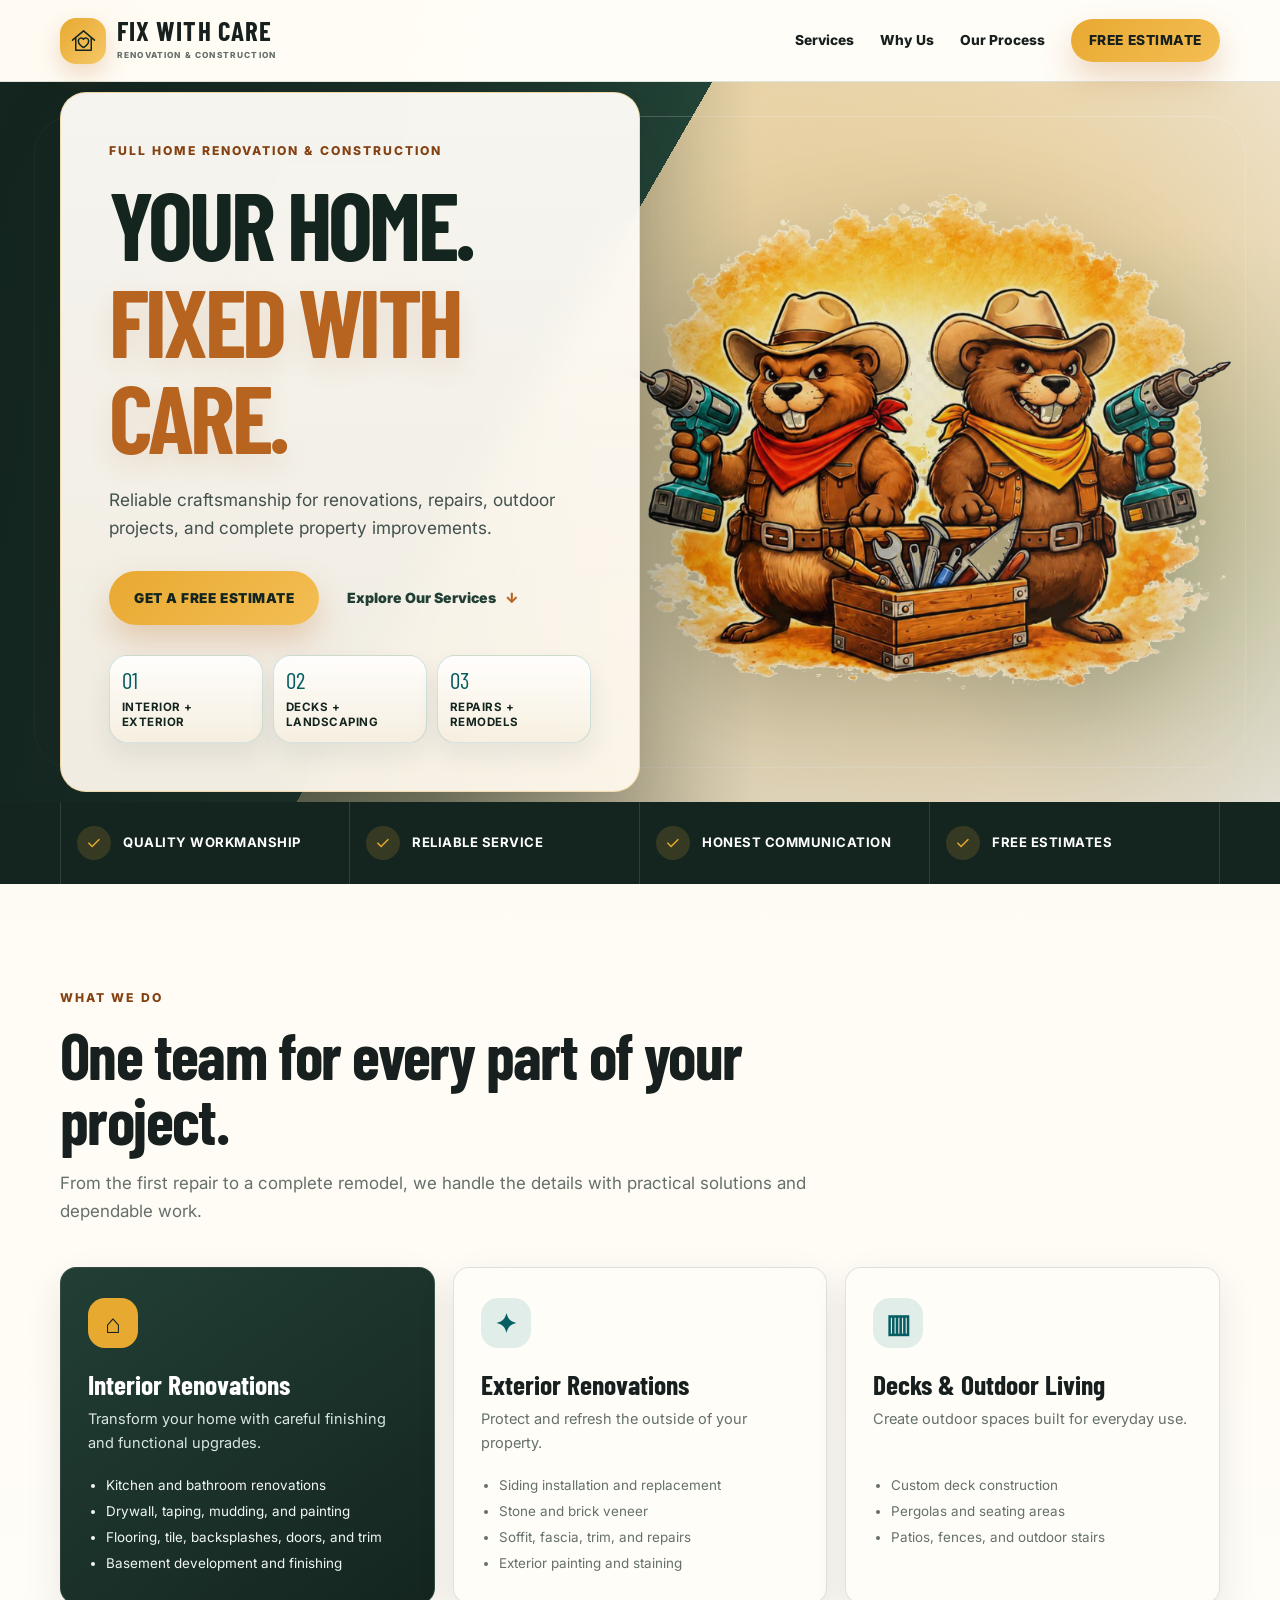
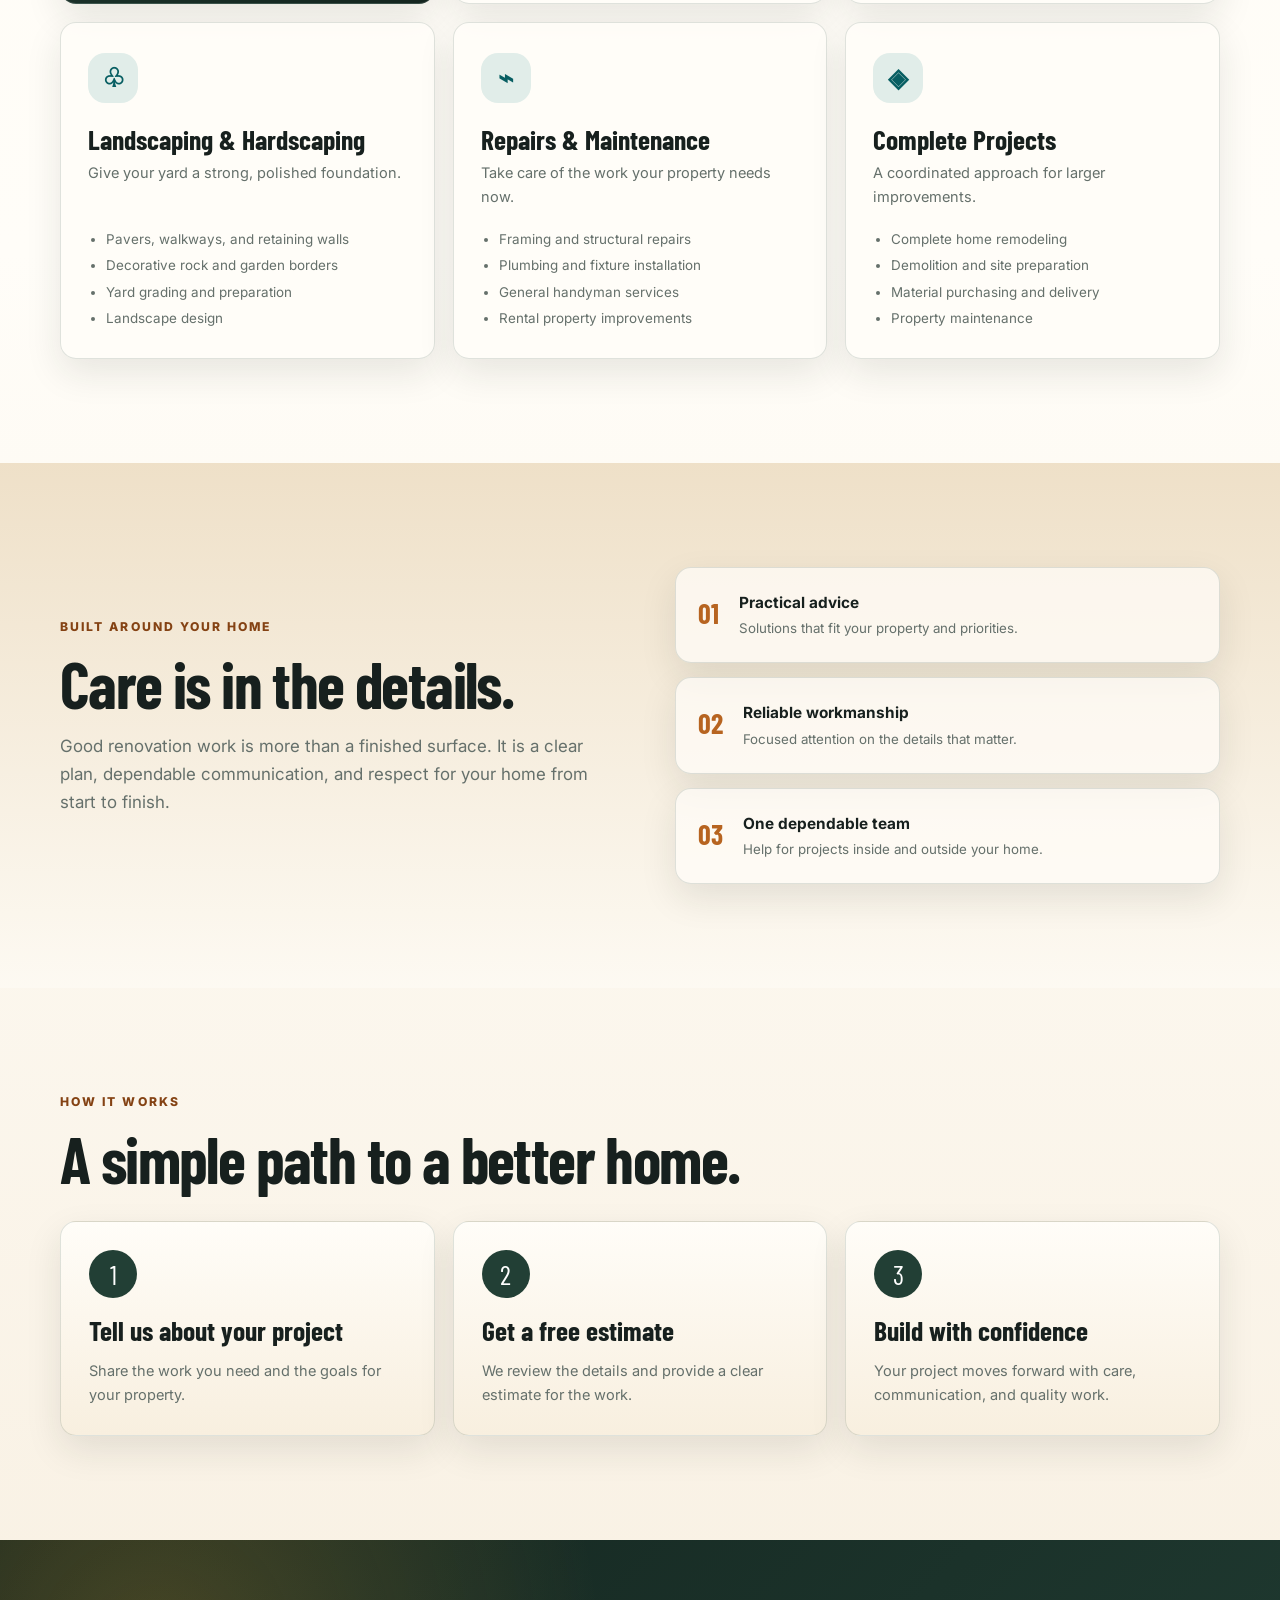
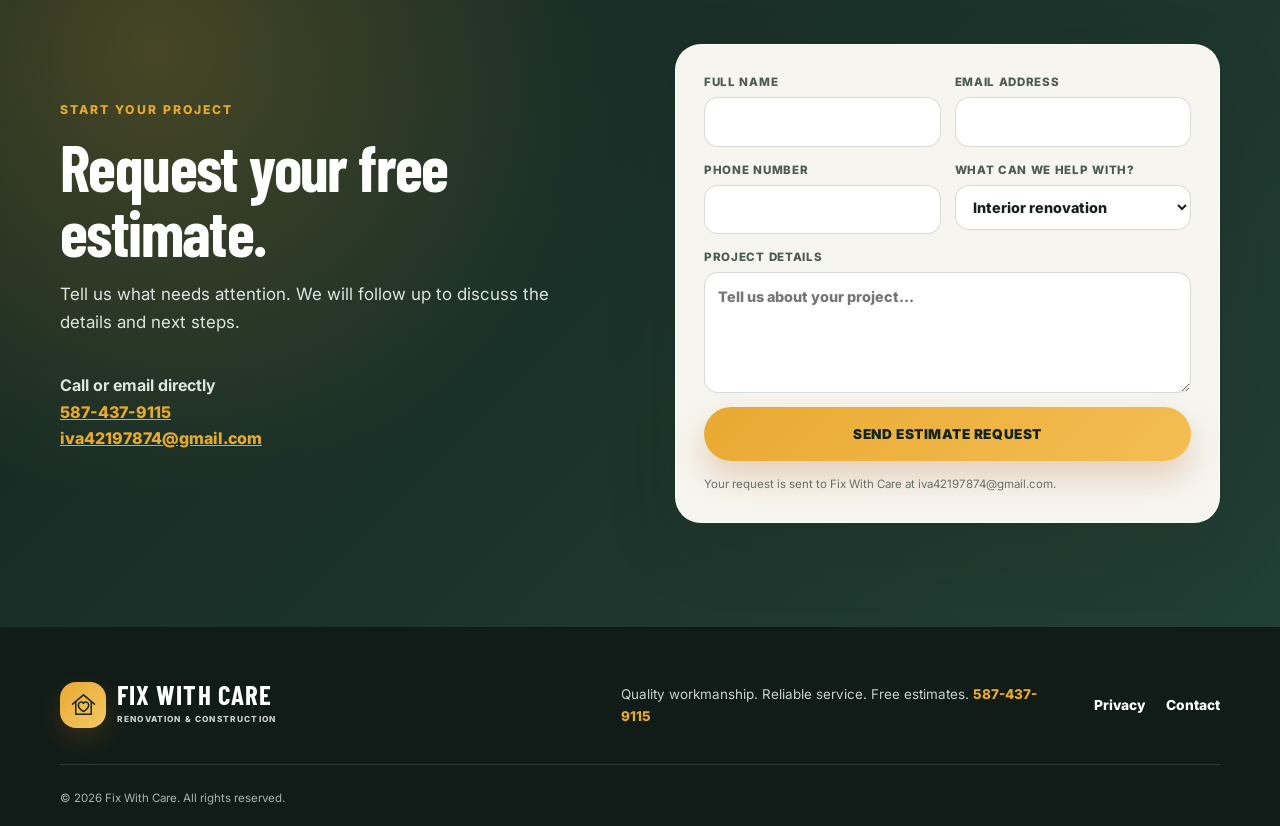
<file: index.html>
<!doctype html>
<html lang="en">
  <head>
    <meta charset="UTF-8" />
    <meta name="viewport" content="width=device-width, initial-scale=1.0" />
    <title>Fix With Care | Home Renovation & Construction Services</title>
    <meta
      name="description"
      content="Fix With Care provides dependable home renovation, construction, landscaping, deck, and property improvement services. Request your free estimate today."
    />
    <meta property="og:title" content="Fix With Care | Renovation & Construction" />
    <meta
      property="og:description"
      content="Quality workmanship for interior, exterior, deck, landscaping, and complete home improvement projects."
    />
    <meta property="og:type" content="website" />
    <meta property="og:url" content="https://fixwithcare.ca/" />
    <meta property="og:image" content="https://fixwithcare.ca/assets/fix-with-care-hero-beavers.png" />
    <link rel="canonical" href="https://fixwithcare.ca/" />
    <link rel="icon" href="/assets/favicon.svg" type="image/svg+xml" />
    <link rel="stylesheet" href="/styles.css" />
    <script type="application/ld+json">
      {
        "@context": "https://schema.org",
        "@type": "HomeAndConstructionBusiness",
        "name": "Fix With Care",
        "url": "https://fixwithcare.ca/",
        "telephone": "+1-587-437-9115",
        "email": "iva42197874@gmail.com",
        "description": "Full home renovation and construction services.",
        "areaServed": "Alberta, Canada"
      }
    </script>
  </head>
  <body>
    <header class="site-header">
      <a class="brand" href="#top" aria-label="Fix With Care home">
        <span class="brand-mark" aria-hidden="true">
          <svg viewBox="0 0 48 48">
            <path d="M7 23.5 24 9l17 14.5" />
            <path d="M12 21v18h24V21" />
            <path d="M24 35s-8-4.6-8-10.1c0-4.6 5.8-6.7 8-2.7 2.2-4 8-1.9 8 2.7C32 30.4 24 35 24 35Z" />
          </svg>
        </span>
        <span><strong>FIX WITH CARE</strong><small>RENOVATION & CONSTRUCTION</small></span>
      </a>
      <button class="menu-toggle" type="button" aria-controls="site-nav" aria-expanded="false">
        <span></span><span></span><span></span><b class="sr-only">Open menu</b>
      </button>
      <nav id="site-nav" class="site-nav" aria-label="Main navigation">
        <a href="#services">Services</a>
        <a href="#why-us">Why Us</a>
        <a href="#process">Our Process</a>
        <a class="button button-small" href="#estimate">Free Estimate</a>
      </nav>
    </header>

    <main id="top">
      <section class="hero">
        <img class="hero-image" src="/assets/fix-with-care-hero-beavers.png" alt="Fix With Care beaver builders with tools" />
        <div class="hero-overlay"></div>
        <div class="hero-content container">
          <p class="eyebrow">Full Home Renovation & Construction</p>
          <h1>Your Home.<br /><span>Fixed With Care.</span></h1>
          <p class="hero-copy">
            Reliable craftsmanship for renovations, repairs, outdoor projects, and complete property improvements.
          </p>
          <div class="hero-actions">
            <a class="button" href="#estimate">Get a Free Estimate</a>
            <a class="text-link" href="#services">Explore Our Services <span aria-hidden="true">↓</span></a>
          </div>
          <div class="hero-metrics" aria-label="Fix With Care service highlights">
            <div><span>01</span><b>Interior + Exterior</b></div>
            <div><span>02</span><b>Decks + Landscaping</b></div>
            <div><span>03</span><b>Repairs + Remodels</b></div>
          </div>
        </div>
      </section>

      <section class="trust-strip" aria-label="Our commitments">
        <div><span>✓</span><strong>Quality Workmanship</strong></div>
        <div><span>✓</span><strong>Reliable Service</strong></div>
        <div><span>✓</span><strong>Honest Communication</strong></div>
        <div><span>✓</span><strong>Free Estimates</strong></div>
      </section>

      <section id="services" class="services section container">
        <div class="section-heading">
          <p class="eyebrow">What We Do</p>
          <h2>One team for every part of your project.</h2>
          <p>From the first repair to a complete remodel, we handle the details with practical solutions and dependable work.</p>
        </div>
        <div class="service-grid">
          <article class="service-card featured">
            <div class="icon">⌂</div>
            <h3>Interior Renovations</h3>
            <p>Transform your home with careful finishing and functional upgrades.</p>
            <ul>
              <li>Kitchen and bathroom renovations</li>
              <li>Drywall, taping, mudding, and painting</li>
              <li>Flooring, tile, backsplashes, doors, and trim</li>
              <li>Basement development and finishing</li>
            </ul>
          </article>
          <article class="service-card">
            <div class="icon">✦</div>
            <h3>Exterior Renovations</h3>
            <p>Protect and refresh the outside of your property.</p>
            <ul>
              <li>Siding installation and replacement</li>
              <li>Stone and brick veneer</li>
              <li>Soffit, fascia, trim, and repairs</li>
              <li>Exterior painting and staining</li>
            </ul>
          </article>
          <article class="service-card">
            <div class="icon">▥</div>
            <h3>Decks & Outdoor Living</h3>
            <p>Create outdoor spaces built for everyday use.</p>
            <ul>
              <li>Custom deck construction</li>
              <li>Pergolas and seating areas</li>
              <li>Patios, fences, and outdoor stairs</li>
            </ul>
          </article>
          <article class="service-card">
            <div class="icon">♧</div>
            <h3>Landscaping & Hardscaping</h3>
            <p>Give your yard a strong, polished foundation.</p>
            <ul>
              <li>Pavers, walkways, and retaining walls</li>
              <li>Decorative rock and garden borders</li>
              <li>Yard grading and preparation</li>
              <li>Landscape design</li>
            </ul>
          </article>
          <article class="service-card">
            <div class="icon">⌁</div>
            <h3>Repairs & Maintenance</h3>
            <p>Take care of the work your property needs now.</p>
            <ul>
              <li>Framing and structural repairs</li>
              <li>Plumbing and fixture installation</li>
              <li>General handyman services</li>
              <li>Rental property improvements</li>
            </ul>
          </article>
          <article class="service-card">
            <div class="icon">◈</div>
            <h3>Complete Projects</h3>
            <p>A coordinated approach for larger improvements.</p>
            <ul>
              <li>Complete home remodeling</li>
              <li>Demolition and site preparation</li>
              <li>Material purchasing and delivery</li>
              <li>Property maintenance</li>
            </ul>
          </article>
        </div>
      </section>

      <section id="why-us" class="why-us section">
        <div class="container split">
          <div>
            <p class="eyebrow">Built Around Your Home</p>
            <h2>Care is in the details.</h2>
            <p class="lead">
              Good renovation work is more than a finished surface. It is a clear plan, dependable communication, and respect
              for your home from start to finish.
            </p>
          </div>
          <div class="why-list">
            <div><strong>01</strong><span><b>Practical advice</b><small>Solutions that fit your property and priorities.</small></span></div>
            <div><strong>02</strong><span><b>Reliable workmanship</b><small>Focused attention on the details that matter.</small></span></div>
            <div><strong>03</strong><span><b>One dependable team</b><small>Help for projects inside and outside your home.</small></span></div>
          </div>
        </div>
      </section>

      <section id="process" class="process section container">
        <div class="section-heading compact">
          <p class="eyebrow">How It Works</p>
          <h2>A simple path to a better home.</h2>
        </div>
        <div class="steps">
          <article><span>1</span><h3>Tell us about your project</h3><p>Share the work you need and the goals for your property.</p></article>
          <article><span>2</span><h3>Get a free estimate</h3><p>We review the details and provide a clear estimate for the work.</p></article>
          <article><span>3</span><h3>Build with confidence</h3><p>Your project moves forward with care, communication, and quality work.</p></article>
        </div>
      </section>

      <section id="estimate" class="estimate section">
        <div class="container split estimate-grid">
          <div>
            <p class="eyebrow">Start Your Project</p>
            <h2>Request your free estimate.</h2>
            <p class="lead">
              Tell us what needs attention. We will follow up to discuss the details and next steps.
            </p>
            <p class="contact-note">
              <strong>Call or email directly</strong><br />
              <a href="tel:+15874379115">587-437-9115</a><br />
              <a href="mailto:iva42197874@gmail.com">iva42197874@gmail.com</a>
            </p>
          </div>
          <form id="estimate-form" class="estimate-form" action="https://formsubmit.co/iva42197874@gmail.com" method="POST">
            <input type="hidden" name="_subject" value="New Fix With Care estimate request" />
            <input type="hidden" name="_template" value="table" />
            <input type="hidden" name="_captcha" value="false" />
            <input type="hidden" name="_next" value="https://fixwithcare.ca/?estimate=sent#estimate" />
            <label>Full name<input name="name" autocomplete="name" required /></label>
            <label>Email address<input name="email" type="email" autocomplete="email" required /></label>
            <label>Phone number<input name="phone" type="tel" autocomplete="tel" /></label>
            <label>
              What can we help with?
              <select name="service">
                <option>Interior renovation</option>
                <option>Exterior renovation</option>
                <option>Deck or outdoor project</option>
                <option>Landscaping or hardscaping</option>
                <option>Repairs or maintenance</option>
                <option>Complete remodeling project</option>
                <option>Other</option>
              </select>
            </label>
            <label>Project details<textarea name="message" rows="4" required placeholder="Tell us about your project..."></textarea></label>
            <button class="button" type="submit">Send Estimate Request</button>
            <small class="form-note">Your request is sent to Fix With Care at iva42197874@gmail.com.</small>
          </form>
        </div>
      </section>
    </main>

    <footer class="site-footer">
      <div class="container footer-grid">
        <a class="brand" href="#top" aria-label="Fix With Care home">
          <span class="brand-mark" aria-hidden="true">
            <svg viewBox="0 0 48 48"><path d="M7 23.5 24 9l17 14.5" /><path d="M12 21v18h24V21" /><path d="M24 35s-8-4.6-8-10.1c0-4.6 5.8-6.7 8-2.7 2.2-4 8-1.9 8 2.7C32 30.4 24 35 24 35Z" /></svg>
          </span>
          <span><strong>FIX WITH CARE</strong><small>RENOVATION & CONSTRUCTION</small></span>
        </a>
        <p>Quality workmanship. Reliable service. Free estimates. <a href="tel:+15874379115">587-437-9115</a></p>
        <div class="footer-links"><a href="/privacy.html">Privacy</a><a href="mailto:iva42197874@gmail.com">Contact</a></div>
      </div>
      <div class="copyright container">© <span id="year"></span> Fix With Care. All rights reserved.</div>
    </footer>
    <script src="/script.js"></script>
  </body>
</html>
</file>
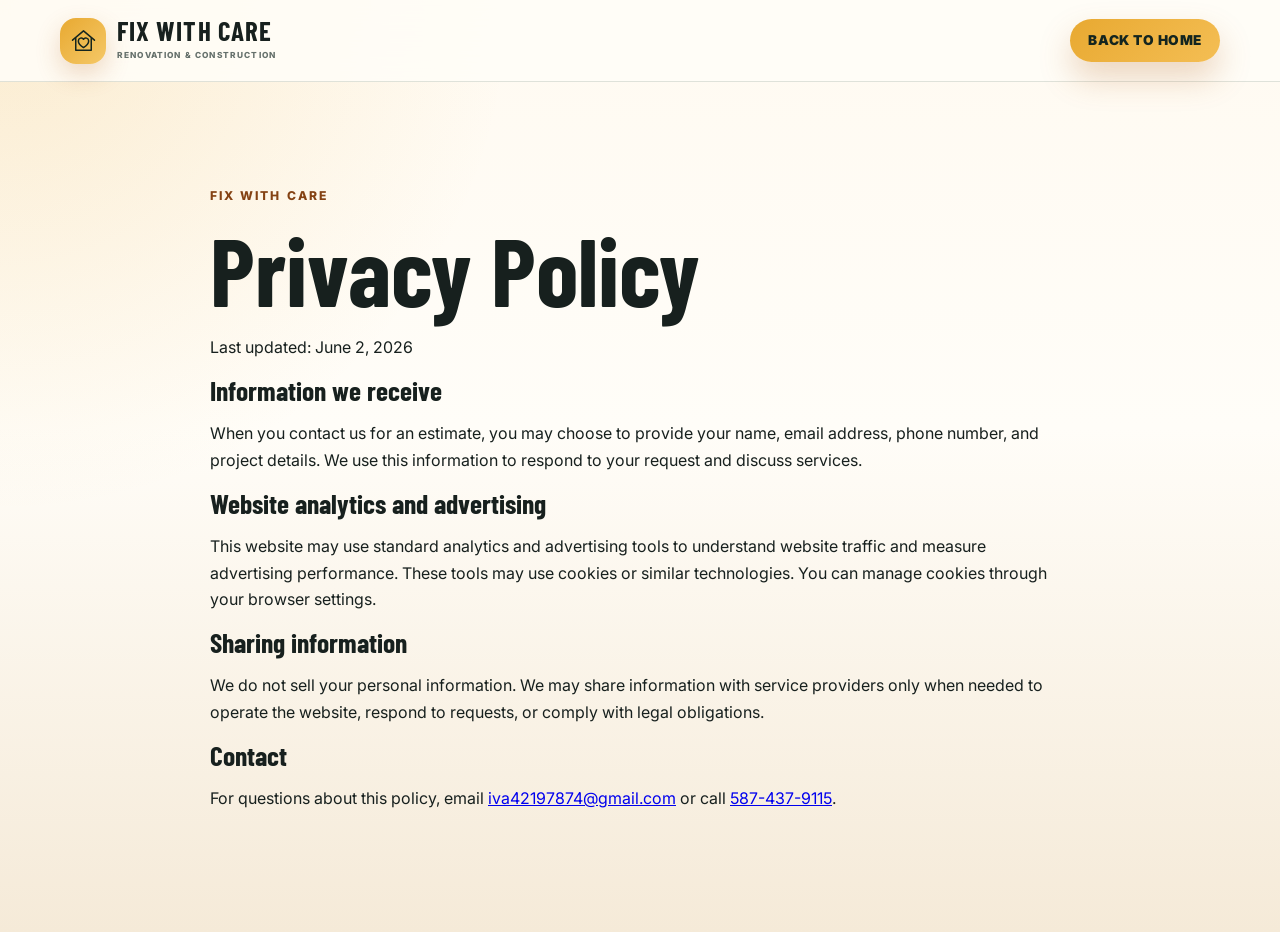
<file: privacy.html>
<!doctype html>
<html lang="en">
  <head>
    <meta charset="UTF-8" />
    <meta name="viewport" content="width=device-width, initial-scale=1.0" />
    <title>Privacy Policy | Fix With Care</title>
    <meta name="description" content="Privacy policy for the Fix With Care website." />
    <link rel="icon" href="/assets/favicon.svg" type="image/svg+xml" />
    <link rel="stylesheet" href="/styles.css" />
  </head>
  <body>
    <header class="site-header">
      <a class="brand" href="/">
        <span class="brand-mark" aria-hidden="true"><svg viewBox="0 0 48 48"><path d="M7 23.5 24 9l17 14.5" /><path d="M12 21v18h24V21" /><path d="M24 35s-8-4.6-8-10.1c0-4.6 5.8-6.7 8-2.7 2.2-4 8-1.9 8 2.7C32 30.4 24 35 24 35Z" /></svg></span>
        <span><strong>FIX WITH CARE</strong><small>RENOVATION & CONSTRUCTION</small></span>
      </a>
      <a class="button button-small" href="/">Back to Home</a>
    </header>
    <main class="section container" style="max-width:860px">
      <p class="eyebrow">Fix With Care</p>
      <h1 style="font-size:clamp(3.5rem,8vw,6rem)">Privacy Policy</h1>
      <p>Last updated: June 2, 2026</p>
      <h3>Information we receive</h3>
      <p>When you contact us for an estimate, you may choose to provide your name, email address, phone number, and project details. We use this information to respond to your request and discuss services.</p>
      <h3>Website analytics and advertising</h3>
      <p>This website may use standard analytics and advertising tools to understand website traffic and measure advertising performance. These tools may use cookies or similar technologies. You can manage cookies through your browser settings.</p>
      <h3>Sharing information</h3>
      <p>We do not sell your personal information. We may share information with service providers only when needed to operate the website, respond to requests, or comply with legal obligations.</p>
      <h3>Contact</h3>
      <p>For questions about this policy, email <a href="mailto:iva42197874@gmail.com">iva42197874@gmail.com</a> or call <a href="tel:+15874379115">587-437-9115</a>.</p>
    </main>
  </body>
</html>
</file>
<file: styles.css>
@import url("https://fonts.googleapis.com/css2?family=Barlow+Condensed:wght@600;700;800&family=Inter:wght@400;500;600;700;800&display=swap");

:root {
  --ink: #17201e;
  --muted: #65706b;
  --paper: #fffaf1;
  --surface: #fffdf8;
  --sand: #f4ead8;
  --sand-strong: #ead8bb;
  --forest: #223f35;
  --forest-deep: #14251f;
  --teal: #087d7d;
  --teal-dark: #075e62;
  --cedar: #b76420;
  --cedar-dark: #844213;
  --gold: #e8a931;
  --line: rgba(34, 63, 53, 0.14);
  --shadow: 0 24px 70px rgba(28, 38, 34, 0.16);
  --soft-shadow: 0 14px 36px rgba(28, 38, 34, 0.1);
  --radius: 26px;
  --radius-sm: 16px;
}

* {
  box-sizing: border-box;
}

html {
  scroll-behavior: smooth;
}

body {
  margin: 0;
  color: var(--ink);
  background:
    radial-gradient(circle at top left, rgba(232, 169, 49, 0.18), transparent 32rem),
    linear-gradient(180deg, #fffaf1 0%, #fffdf8 46%, #f5ead8 100%);
  font-family: Inter, Arial, sans-serif;
  font-size: 16px;
  line-height: 1.65;
}

img {
  max-width: 100%;
}

.container {
  width: min(1160px, calc(100% - 40px));
  margin-inline: auto;
}

h1,
h2,
h3 {
  font-family: "Barlow Condensed", Impact, sans-serif;
  line-height: 1.02;
  margin: 0;
}

h2 {
  font-size: clamp(2.45rem, 5vw, 4.15rem);
  letter-spacing: -0.025em;
}

h3 {
  font-size: 1.72rem;
}

.eyebrow {
  margin: 0 0 14px;
  color: var(--cedar-dark);
  font-weight: 800;
  font-size: 0.76rem;
  letter-spacing: 0.17em;
  text-transform: uppercase;
}

.section {
  padding: 104px 0;
}

.section-heading {
  max-width: 760px;
  margin-bottom: 42px;
}

.section-heading > p:last-child,
.lead {
  color: var(--muted);
  font-size: 1.06rem;
}

.site-header {
  height: 82px;
  padding: 0 max(20px, calc((100vw - 1160px) / 2));
  display: flex;
  align-items: center;
  justify-content: space-between;
  gap: 30px;
  background: rgba(255, 253, 248, 0.88);
  position: sticky;
  top: 0;
  z-index: 10;
  border-bottom: 1px solid var(--line);
  backdrop-filter: blur(18px);
}

.brand {
  display: flex;
  gap: 11px;
  align-items: center;
  text-decoration: none;
  color: var(--ink);
}

.brand-mark {
  width: 46px;
  height: 46px;
  border-radius: 16px;
  display: grid;
  place-items: center;
  background: linear-gradient(135deg, var(--gold), #f5c867);
  box-shadow: 0 10px 24px rgba(183, 100, 32, 0.24);
}

.brand-mark svg {
  width: 31px;
  height: 31px;
  fill: none;
  stroke: var(--forest-deep);
  stroke-linecap: round;
  stroke-linejoin: round;
  stroke-width: 2.3;
}

.brand strong {
  display: block;
  font-family: "Barlow Condensed", Impact, sans-serif;
  font-size: 1.68rem;
  line-height: 0.85;
  letter-spacing: 0.04em;
}

.brand small {
  display: block;
  margin-top: 7px;
  color: var(--muted);
  font-size: 0.52rem;
  font-weight: 800;
  letter-spacing: 0.14em;
}

.site-nav {
  display: flex;
  gap: 26px;
  align-items: center;
}

.site-nav a,
.footer-links a {
  text-decoration: none;
  color: var(--ink);
  font-size: 0.86rem;
  font-weight: 800;
}

.site-nav a:not(.button):hover,
.footer-links a:hover {
  color: var(--cedar);
}

.button {
  display: inline-flex;
  align-items: center;
  justify-content: center;
  min-height: 54px;
  padding: 0 25px;
  border: 0;
  border-radius: 999px;
  background: linear-gradient(135deg, var(--gold), #f4be54);
  color: var(--forest-deep);
  text-decoration: none;
  font-family: Inter, sans-serif;
  font-size: 0.85rem;
  font-weight: 900;
  letter-spacing: 0.04em;
  text-transform: uppercase;
  cursor: pointer;
  box-shadow: 0 16px 32px rgba(183, 100, 32, 0.26);
  transition: transform 0.22s ease, box-shadow 0.22s ease, filter 0.22s ease;
}

.button:hover {
  filter: saturate(1.08);
  transform: translateY(-2px);
  box-shadow: 0 20px 40px rgba(183, 100, 32, 0.32);
}

.button-small {
  min-height: 43px;
  padding-inline: 18px;
}

.hero {
  position: relative;
  min-height: 720px;
  display: grid;
  align-items: center;
  overflow: hidden;
  background:
    radial-gradient(circle at 82% 50%, rgba(232, 169, 49, 0.44), transparent 28rem),
    radial-gradient(circle at 92% 62%, rgba(8, 125, 125, 0.2), transparent 19rem),
    linear-gradient(120deg, #13251f 0%, #25483b 42%, #f5ddad 42%, #fff8ed 100%);
}

.hero::before {
  content: "";
  position: absolute;
  inset: 34px;
  border: 1px solid rgba(255, 255, 255, 0.24);
  border-radius: 38px;
  pointer-events: none;
}

.hero-image {
  position: absolute;
  inset: 34px -16px 0 auto;
  width: min(60vw, 850px);
  height: calc(100% - 36px);
  object-fit: contain;
  object-position: right center;
  filter: drop-shadow(0 30px 48px rgba(20, 37, 31, 0.24));
}

.hero-overlay {
  position: absolute;
  inset: 0;
  background:
    linear-gradient(90deg, rgba(20, 37, 31, 0.88) 0%, rgba(20, 37, 31, 0.5) 34%, rgba(255, 250, 241, 0) 59%, rgba(255, 250, 241, 0.08) 100%),
    linear-gradient(180deg, rgba(20, 37, 31, 0.06), rgba(20, 37, 31, 0.12));
}

.hero-content {
  position: relative;
  z-index: 2;
  max-width: 580px;
  margin-left: max(20px, calc((100vw - 1160px) / 2));
  padding: clamp(28px, 5vw, 48px);
  color: var(--ink);
  background: linear-gradient(180deg, rgba(255, 253, 248, 0.96), rgba(255, 248, 237, 0.94));
  border: 1px solid rgba(232, 169, 49, 0.34);
  border-radius: var(--radius);
  box-shadow: var(--shadow);
  backdrop-filter: blur(16px);
}

.hero-content.container {
  width: auto;
}

.hero h1 {
  max-width: 640px;
  color: var(--forest-deep);
  font-size: clamp(4rem, 7.4vw, 6.65rem);
  letter-spacing: -0.04em;
  text-transform: uppercase;
}

.hero h1 span {
  color: var(--cedar);
  text-shadow: 0 10px 26px rgba(183, 100, 32, 0.14);
}

.hero-copy {
  max-width: 540px;
  margin: 21px 0 28px;
  color: #43514d;
  font-size: 1.08rem;
}

.hero-actions {
  display: flex;
  align-items: center;
  flex-wrap: wrap;
  gap: 18px 28px;
}

.hero-metrics {
  display: grid;
  grid-template-columns: repeat(3, 1fr);
  gap: 10px;
  margin-top: 30px;
}

.hero-metrics div {
  min-height: 76px;
  padding: 13px 12px;
  border: 1px solid rgba(8, 125, 125, 0.18);
  border-radius: 18px;
  background:
    linear-gradient(180deg, rgba(255, 255, 255, 0.8), rgba(244, 234, 216, 0.7)),
    rgba(255, 253, 248, 0.7);
  box-shadow: 0 12px 26px rgba(28, 38, 34, 0.08);
}

.hero-metrics span {
  display: block;
  color: var(--teal-dark);
  font-family: "Barlow Condensed", Impact, sans-serif;
  font-size: 1.45rem;
  line-height: 1;
}

.hero-metrics b {
  display: block;
  margin-top: 8px;
  color: var(--forest-deep);
  font-size: 0.72rem;
  line-height: 1.25;
  text-transform: uppercase;
  letter-spacing: 0.04em;
}

.text-link {
  color: var(--forest);
  font-weight: 900;
  text-decoration: none;
  font-size: 0.88rem;
}

.text-link span {
  display: inline-block;
  margin-left: 6px;
  color: var(--cedar);
}

.trust-strip {
  display: grid;
  grid-template-columns: repeat(4, 1fr);
  background: var(--forest-deep);
  color: #fff;
  padding: 0 max(20px, calc((100vw - 1160px) / 2));
}

.trust-strip div {
  min-height: 82px;
  display: flex;
  align-items: center;
  gap: 12px;
  padding: 0 16px;
  border-right: 1px solid rgba(255, 255, 255, 0.12);
  font-size: 0.82rem;
  letter-spacing: 0.04em;
  text-transform: uppercase;
}

.trust-strip div:first-child {
  border-left: 1px solid rgba(255, 255, 255, 0.12);
}

.trust-strip span {
  width: 34px;
  height: 34px;
  display: grid;
  place-items: center;
  border-radius: 50%;
  background: rgba(232, 169, 49, 0.16);
  color: var(--gold);
  font-size: 1.1rem;
}

.service-grid {
  display: grid;
  grid-template-columns: repeat(3, 1fr);
  gap: 18px;
}

.service-card {
  position: relative;
  min-height: 100%;
  padding: 30px 27px 25px;
  border: 1px solid var(--line);
  border-radius: var(--radius-sm);
  background: rgba(255, 253, 248, 0.86);
  box-shadow: var(--soft-shadow);
  overflow: hidden;
  transition: transform 0.22s ease, border-color 0.22s ease, box-shadow 0.22s ease;
}

.service-card::after {
  content: "";
  position: absolute;
  inset: auto -20% -55% 42%;
  height: 140px;
  background: radial-gradient(circle, rgba(232, 169, 49, 0.22), transparent 66%);
  pointer-events: none;
}

.service-card:hover {
  border-color: rgba(183, 100, 32, 0.42);
  box-shadow: var(--shadow);
  transform: translateY(-5px);
}

.service-card.featured {
  background: linear-gradient(145deg, var(--forest), var(--forest-deep));
  border-color: rgba(255, 255, 255, 0.12);
  color: #fff;
}

.service-card .icon {
  width: 50px;
  height: 50px;
  display: grid;
  place-items: center;
  margin-bottom: 22px;
  border-radius: 17px;
  background: rgba(8, 125, 125, 0.12);
  color: var(--teal-dark);
  font-size: 1.65rem;
  font-weight: 800;
}

.service-card.featured .icon {
  background: var(--gold);
  color: var(--forest-deep);
}

.service-card p {
  min-height: 52px;
  margin: 8px 0 15px;
  color: var(--muted);
  font-size: 0.91rem;
}

.service-card.featured p {
  color: #dbe7e2;
}

.service-card ul {
  margin: 0;
  padding-left: 18px;
  color: var(--muted);
  font-size: 0.84rem;
}

.service-card.featured ul {
  color: #f1f6f3;
}

.service-card li {
  margin-bottom: 4px;
}

.why-us {
  background:
    linear-gradient(180deg, rgba(234, 216, 187, 0.55), rgba(255, 253, 248, 0.82)),
    var(--sand);
}

.split {
  display: grid;
  grid-template-columns: 1fr 1fr;
  gap: 70px;
  align-items: center;
}

.why-list {
  display: grid;
  gap: 14px;
}

.why-list > div {
  display: flex;
  gap: 20px;
  padding: 22px;
  border: 1px solid var(--line);
  border-radius: var(--radius-sm);
  background: rgba(255, 253, 248, 0.72);
  box-shadow: var(--soft-shadow);
}

.why-list strong {
  font-family: "Barlow Condensed", Impact, sans-serif;
  font-size: 1.75rem;
  color: var(--cedar);
}

.why-list b,
.why-list small {
  display: block;
}

.why-list b {
  font-size: 0.96rem;
}

.why-list small {
  margin-top: 3px;
  color: var(--muted);
}

.process .compact {
  margin-bottom: 30px;
}

.steps {
  display: grid;
  grid-template-columns: repeat(3, 1fr);
  gap: 18px;
}

.steps article {
  padding: 28px;
  border-radius: var(--radius-sm);
  background: linear-gradient(180deg, #fffdf8, #f8efdf);
  border: 1px solid var(--line);
  box-shadow: var(--soft-shadow);
}

.steps span {
  width: 48px;
  height: 48px;
  display: grid;
  place-items: center;
  margin-bottom: 18px;
  border-radius: 50%;
  background: var(--forest);
  color: #fff;
  font-family: "Barlow Condensed", Impact, sans-serif;
  font-size: 1.7rem;
}

.steps p {
  margin-bottom: 0;
  color: var(--muted);
  font-size: 0.91rem;
}

.estimate {
  background:
    radial-gradient(circle at 12% 16%, rgba(232, 169, 49, 0.23), transparent 28rem),
    linear-gradient(135deg, var(--forest-deep), var(--forest));
  color: #fff;
}

.estimate .eyebrow {
  color: var(--gold);
}

.estimate .lead {
  color: #dce5e1;
}

.contact-note {
  margin-top: 35px;
  color: #dce5e1;
}

.contact-note a {
  color: var(--gold);
  font-weight: 800;
}

.estimate-form {
  display: grid;
  grid-template-columns: 1fr 1fr;
  gap: 14px;
  padding: 28px;
  border: 1px solid rgba(255, 255, 255, 0.62);
  border-radius: var(--radius);
  background: rgba(255, 253, 248, 0.96);
  color: var(--ink);
  box-shadow: var(--shadow);
}

.estimate-form label {
  display: flex;
  flex-direction: column;
  gap: 5px;
  color: #4c5a55;
  font-size: 0.72rem;
  font-weight: 800;
  letter-spacing: 0.06em;
  text-transform: uppercase;
}

.estimate-form label:nth-last-of-type(1) {
  grid-column: 1 / -1;
}

input,
select,
textarea {
  width: 100%;
  padding: 12px 13px;
  border: 1px solid rgba(34, 63, 53, 0.18);
  border-radius: 14px;
  background: #fff;
  color: var(--ink);
  font: inherit;
  font-size: 0.9rem;
  outline: none;
  transition: border-color 0.2s ease, box-shadow 0.2s ease;
}

input:focus,
select:focus,
textarea:focus {
  border-color: var(--cedar);
  box-shadow: 0 0 0 4px rgba(183, 100, 32, 0.13);
}

textarea {
  resize: vertical;
}

.estimate-form .button {
  grid-column: 1 / -1;
}

.form-note {
  grid-column: 1 / -1;
  color: var(--muted);
  font-size: 0.72rem;
}

.site-footer {
  padding: 42px 0 18px;
  background: #111c18;
  color: #fff;
}

.site-footer .brand {
  color: #fff;
}

.site-footer .brand small {
  color: #c8d1cd;
}

.footer-grid {
  display: grid;
  grid-template-columns: 1.2fr 1fr auto;
  gap: 30px;
  align-items: center;
}

.footer-grid p {
  color: #c8d1cd;
  font-size: 0.84rem;
}

.footer-grid p a {
  color: var(--gold);
  font-weight: 800;
  text-decoration: none;
}

.footer-links {
  display: flex;
  gap: 20px;
}

.footer-links a {
  color: #fff;
}

.copyright {
  padding-top: 24px;
  margin-top: 24px;
  border-top: 1px solid rgba(255, 255, 255, 0.12);
  color: #a8b3ae;
  font-size: 0.72rem;
}

.menu-toggle {
  display: none;
}

.sr-only {
  position: absolute;
  width: 1px;
  height: 1px;
  padding: 0;
  margin: -1px;
  overflow: hidden;
  clip: rect(0, 0, 0, 0);
  white-space: nowrap;
  border: 0;
}

.reveal-ready {
  opacity: 0;
  transform: translateY(18px);
  transition: opacity 0.55s ease, transform 0.55s ease;
}

.reveal-ready.is-visible {
  opacity: 1;
  transform: translateY(0);
}

@media (max-width: 980px) {
  .hero {
    min-height: auto;
    padding: 70px 0 340px;
    background: linear-gradient(180deg, #1a2e27 0%, #27483b 58%, #fff8ed 58%, #fff8ed 100%);
  }

  .hero::before {
    inset: 18px;
    border-radius: 28px;
  }

  .hero-image {
    width: 100%;
    height: 390px;
    inset: auto 0 0;
    object-position: center bottom;
  }

  .hero-overlay {
    background: linear-gradient(180deg, rgba(20, 37, 31, 0.78) 0%, rgba(20, 37, 31, 0.44) 48%, rgba(255, 250, 241, 0.12) 100%);
  }

  .hero-content {
    width: min(680px, calc(100% - 40px));
    margin-inline: auto;
  }

  .service-grid,
  .steps,
  .split {
    grid-template-columns: 1fr;
  }

  .split {
    gap: 36px;
  }

  .footer-grid {
    grid-template-columns: 1fr;
    gap: 13px;
  }
}

@media (max-width: 800px) {
  .section {
    padding: 74px 0;
  }

  .site-header {
    height: 70px;
  }

  .site-header .brand-mark {
    width: 39px;
    height: 39px;
    border-radius: 13px;
  }

  .brand strong {
    font-size: 1.4rem;
  }

  .brand small {
    font-size: 0.46rem;
  }

  .menu-toggle {
    display: grid;
    gap: 4px;
    padding: 7px;
    background: transparent;
    border: 0;
  }

  .menu-toggle span {
    display: block;
    width: 24px;
    height: 2px;
    background: var(--ink);
  }

  .site-nav {
    display: none;
    position: absolute;
    top: 69px;
    left: 0;
    right: 0;
    padding: 18px 20px 22px;
    background: rgba(255, 253, 248, 0.96);
    border-bottom: 1px solid var(--line);
    box-shadow: var(--soft-shadow);
  }

  .site-nav.open {
    display: grid;
  }

  .site-nav a {
    padding: 4px;
  }

  .site-nav .button {
    margin-top: 4px;
  }

  .hero {
    padding: 44px 0 305px;
  }

  .hero-content {
    padding: 26px;
  }

  .hero h1 {
    font-size: clamp(3.85rem, 17vw, 5.6rem);
  }

  .hero-image {
    height: 330px;
  }

  .hero-metrics {
    grid-template-columns: 1fr;
  }

  .trust-strip {
    grid-template-columns: 1fr 1fr;
    padding-inline: 20px;
  }

  .trust-strip div {
    min-height: 64px;
    border-bottom: 1px solid rgba(255, 255, 255, 0.12);
    font-size: 0.7rem;
  }

  .service-card p {
    min-height: auto;
  }

  .estimate-form {
    grid-template-columns: 1fr;
    padding: 20px;
  }

  .estimate-form label {
    grid-column: 1 / -1;
  }

  .footer-grid p {
    margin: 0;
  }

  .footer-links {
    margin-top: 5px;
  }
}

@media (prefers-reduced-motion: reduce) {
  *,
  *::before,
  *::after {
    scroll-behavior: auto !important;
    transition: none !important;
    animation: none !important;
  }
}
</file>
